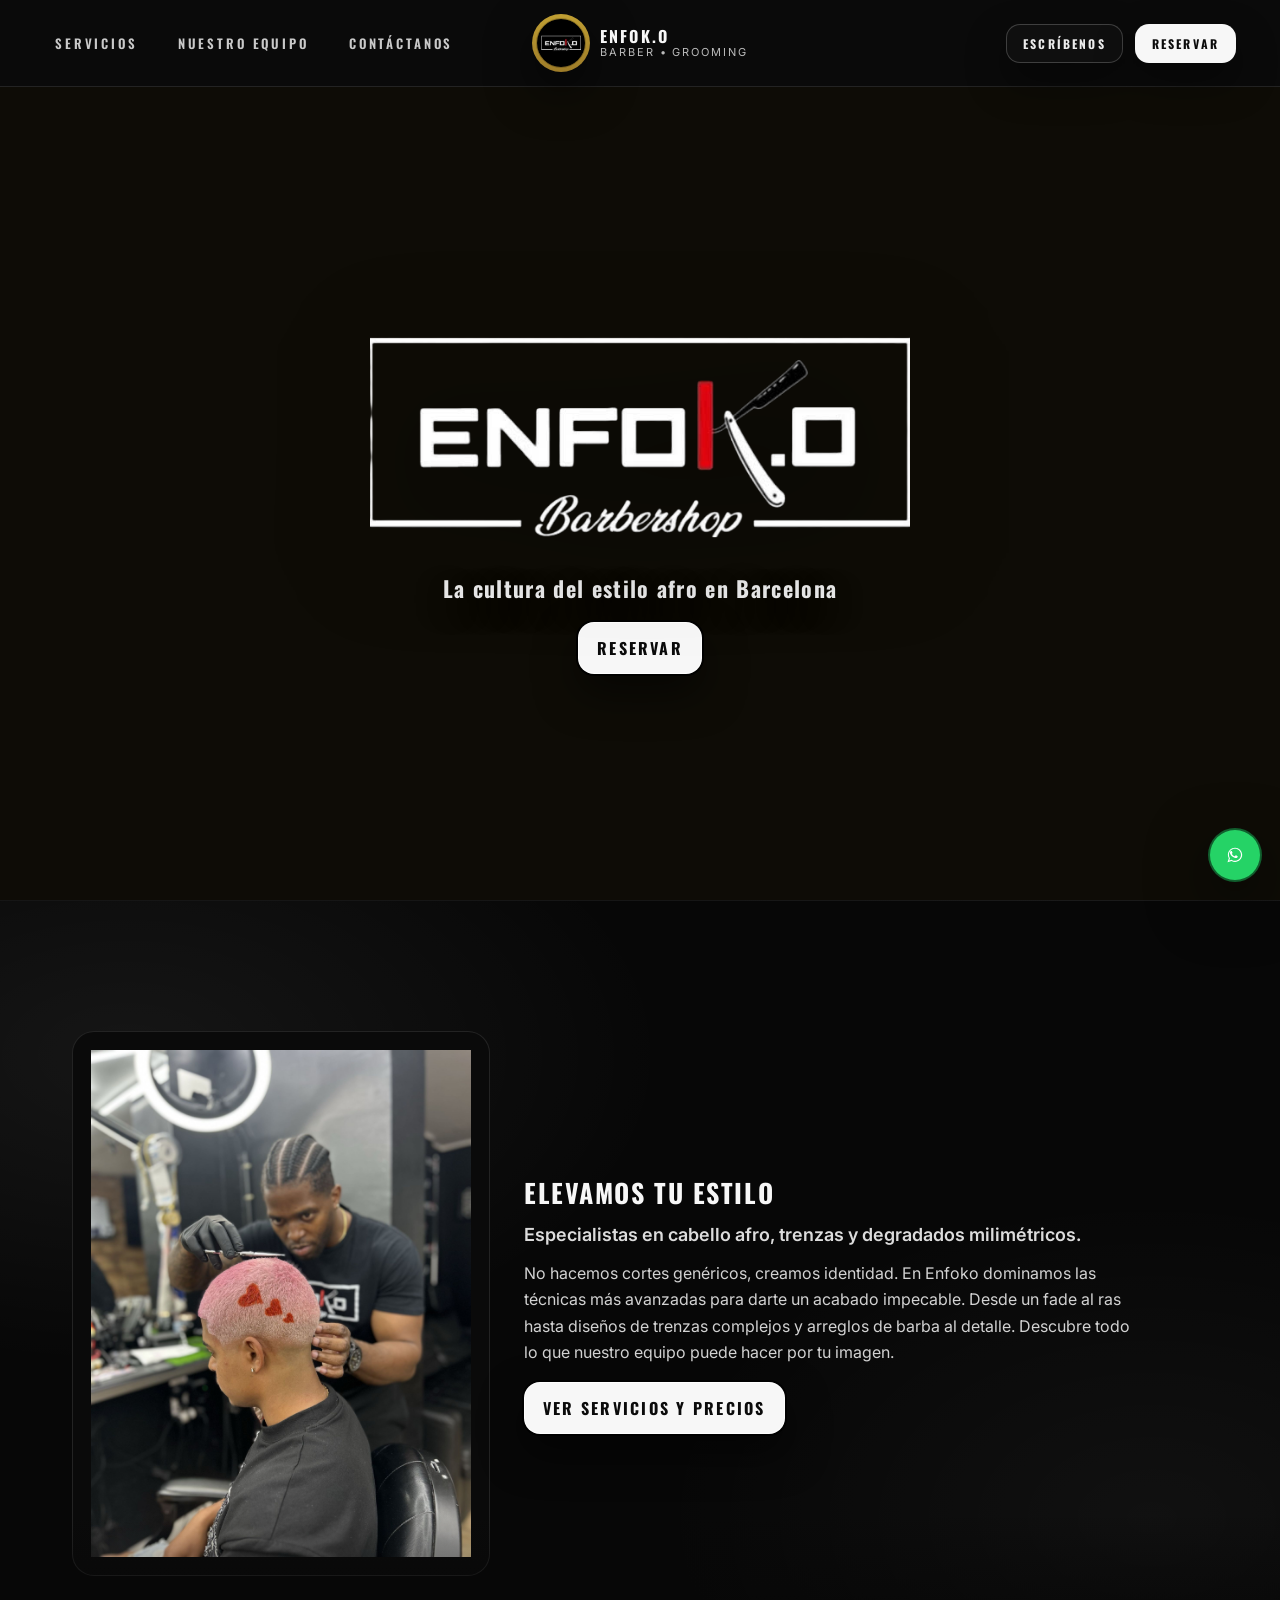
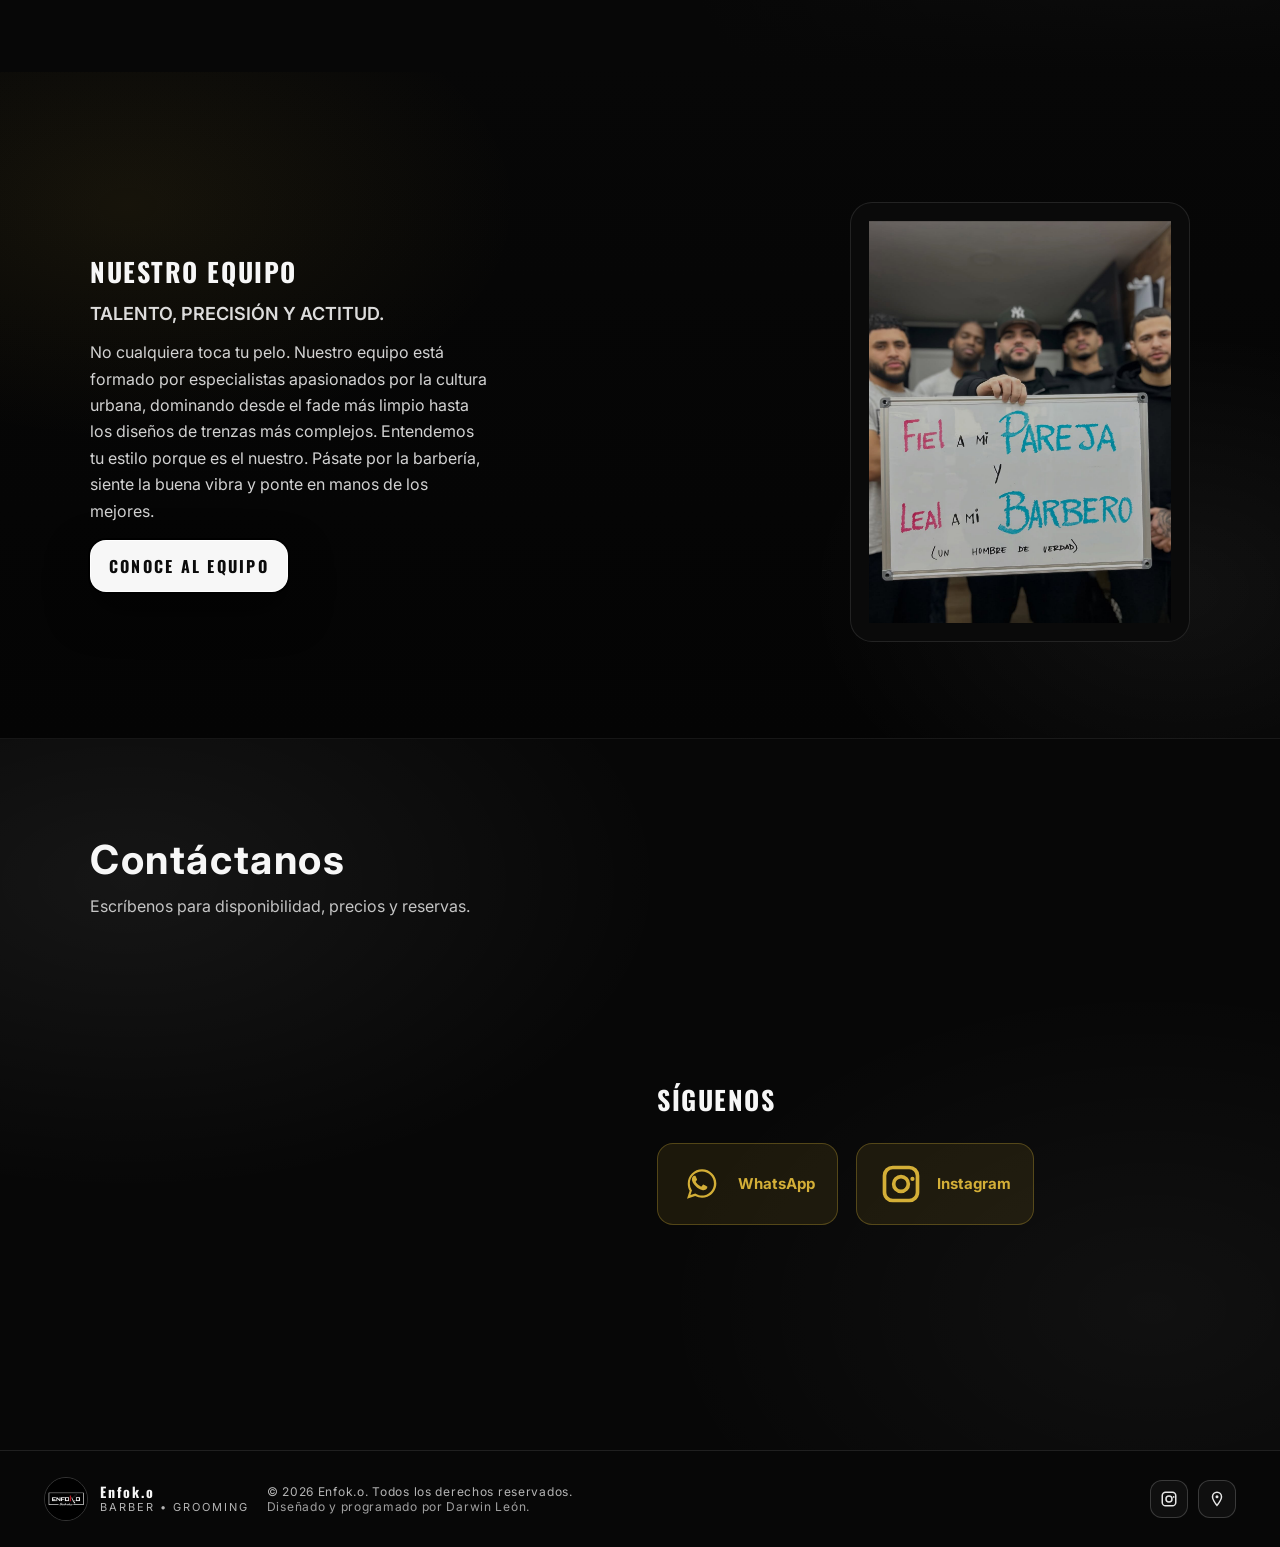
<file: index.html>
<!DOCTYPE html>
<html lang="en">

<head>
    <meta charset="UTF-8">
    <meta name="viewport" content="width=device-width, initial-scale=1.0">
    <title>Enfok.o - Inicio</title>
    <link rel="icon" href="img/logo.jpg" type="image/jpeg">
    <link rel="preconnect" href="https://fonts.googleapis.com">
    <link rel="preconnect" href="https://fonts.gstatic.com" crossorigin>
    <link
        href="https://fonts.googleapis.com/css2?family=Inter:wght@400;600;700;800&family=Oswald:wght@400;600;700&display=swap"
        rel="stylesheet">
    <link rel="stylesheet" href="css/style.css">
</head>

<body>
    <header class="site-header">
        <div class="site-header__inner">
            <nav class="nav nav--left" aria-label="Navegación principal">
                <a class="nav__link" href="servicios.html">Servicios</a>
                <a class="nav__link" href="equipo.html">Nuestro equipo</a>
                <a class="nav__link" href="#contacto">Contáctanos</a>
            </nav>

            <a class="brand" href="#inicio" aria-label="Enfok.o - Inicio">
                <span class="brand__ring" aria-hidden="true">
                    <img class="brand__logo" src="img/logo.jpg" alt="">
                </span>
                <span class="brand__stack">
                    <span class="brand__name">ENFOK.O</span>
                    <span class="brand__sub">barber • grooming</span>
                </span>
            </a>

            <div class="site-header__actions" aria-label="Acciones">
                <a class="pill pill--ghost" href="#contacto">Escríbenos</a>
                <a class="pill pill--gold"
                    href="https://booksy.com/es-es/dl/show-business/60460?utm_medium=c2c_referral"
                    target="_blank">Reservar</a>
            </div>
        </div>
    </header>


    <main>
        <section id="inicio" class="hero" aria-label="Enfok.o Barber Shop">
            <video class="hero__video" autoplay muted loop playsinline preload="metadata">
                <source src="video/f_a_d_be_c_f_e_mp_.mp4" type="video/mp4">
            </video>
            <div class="hero__overlay" aria-hidden="true"></div>

            <div class="hero__content">
                <img class="hero__logo" src="img/logo-sin-fondo.png" alt="Enfok.o Barber Shop">
                <p class="hero__headline">La cultura del estilo afro en Barcelona</p>
                <div class="hero__actions">
                    <a class="btn btn--gold btn--double"
                        href="https://booksy.com/es-es/dl/show-business/60460?utm_medium=c2c_referral"
                        target="_blank">Reservar</a>
                </div>
            </div>
        </section>

        <section id="servicios" class="section">
            <div class="container">

                <div class="service-block">
                    <div class="service-media" aria-label="Imagen de servicios">
                        <img class="service-media__img" src="img/barbero-0.jpeg" alt="Barbero trabajando en un corte">
                    </div>

                    <div class="service-copy">
                        <h3 class="service-copy__title">Elevamos tu Estilo</h3>
                        <p class="service-copy__subtitle">Especialistas en cabello afro, trenzas y degradados
                            milimétricos.</p>
                        <p class="service-copy__text">
                            No hacemos cortes genéricos, creamos identidad. En Enfoko dominamos las técnicas más
                            avanzadas
                            para darte un acabado impecable. Desde un fade al ras hasta diseños de trenzas complejos y
                            arreglos de barba al detalle. Descubre todo lo que nuestro equipo puede hacer por tu imagen.
                        </p>
                        <a class="btn btn--gold btn--double" href="servicios.html">Ver Servicios y Precios</a>
                    </div>
                </div>
            </div>
        </section>

        <section id="Equipo" class="section">
            <div class="container">

                <div class="service-block">
                    <div class="service-copy">
                        <h3 class="service-copy__title">Nuestro Equipo</h3>
                        <p class="service-copy__subtitle">TALENTO, PRECISIÓN Y ACTITUD.</p>
                        <p class="service-copy__text">
                            No cualquiera toca tu pelo. Nuestro equipo está formado por especialistas apasionados por la
                            cultura urbana, dominando desde el fade más limpio hasta los diseños de trenzas más
                            complejos.

                            Entendemos tu estilo porque es el nuestro. Pásate por la barbería, siente la buena vibra y
                            ponte en manos de los mejores.
                        </p>
                        <a class="btn btn--gold btn--double" href="equipo.html">CONOCE AL EQUIPO</a>
                    </div>

                    <div class="service-media service-media--team" aria-label="Imagen de servicios">
                        <img class="service-media__img" src="img/equipo-4.jpg" alt="Barbero trabajando en un corte">
                    </div>
                </div>
            </div>
        </section>

        <section id="contacto" class="section">
            <div class="container">
                <h2 class="section__title">Contáctanos</h2>
                <p class="section__subtitle">Escríbenos para disponibilidad, precios y reservas.</p>

                <div class="contact-block">
                    <div class="contact-maps">
                        <iframe
                            src="https://www.google.com/maps/embed?pb=!1m18!1m12!1m3!1d3024.1!2d2.1264719!3d41.3749224!2m3!1f0!2f0!3f0!3m2!1i1024!2i768!4f13.1!3m3!1m2!1s0x12a499e7801dd2af:0x7b54ca29030a216!2sEnfok.o!5e0!3m2!1ses!2ses!4v"
                            width="100%" height="400" style="border:0; border-radius: 22px;" allowfullscreen=""
                            loading="lazy" referrerpolicy="no-referrer-when-downgrade"></iframe>
                    </div>

                    <div class="contact-socials">
                        <h3 class="contact-socials__title">Síguenos</h3>
                        <div class="contact-socials__icons">
                            <a class="contact-social-link"
                                href="https://wa.me/?text=Hola%20Enfok%27o%2C%20quiero%20reservar%20una%20cita"
                                target="_blank" rel="noopener" aria-label="WhatsApp">
                                <svg viewBox="0 0 32 32" width="40" height="40" aria-hidden="true">
                                    <path fill="currentColor"
                                        d="M19.11 17.37c-.27-.14-1.6-.79-1.85-.88-.25-.09-.43-.14-.61.14-.18.27-.7.88-.86 1.06-.16.18-.32.2-.59.07-.27-.14-1.14-.42-2.17-1.35-.8-.72-1.34-1.61-1.5-1.88-.16-.27-.02-.41.12-.55.12-.12.27-.32.41-.48.14-.16.18-.27.27-.45.09-.18.05-.34-.02-.48-.07-.14-.61-1.47-.84-2.01-.22-.53-.45-.46-.61-.47h-.52c-.18 0-.48.07-.73.34-.25.27-.96.94-.96 2.29 0 1.35.99 2.66 1.13 2.84.14.18 1.95 2.98 4.73 4.18.66.29 1.18.46 1.58.59.66.21 1.27.18 1.75.11.53-.08 1.6-.65 1.83-1.27.23-.62.23-1.16.16-1.27-.07-.11-.25-.18-.52-.32ZM16.04 5.33c-5.74 0-10.4 4.66-10.4 10.4 0 1.82.47 3.6 1.36 5.17L5.11 26.67l5.93-1.86a10.37 10.37 0 0 0 4.99 1.28c5.74 0 10.4-4.66 10.4-10.4 0-5.74-4.66-10.36-10.39-10.36Zm0 19.08c-1.61 0-3.19-.43-4.58-1.25l-.33-.2-3.52 1.1 1.12-3.43-.22-.35a8.74 8.74 0 0 1-1.34-4.68c0-4.83 3.93-8.76 8.76-8.76 4.83 0 8.76 3.93 8.76 8.76 0 4.83-3.93 8.81-8.75 8.81Z" />
                                </svg>
                                <span>WhatsApp</span>
                            </a>
                            <a class="contact-social-link"
                                href="https://www.instagram.com/enfok.o?utm_source=ig_web_button_share_sheet&igsh=ZDNlZDc0MzIxNw=="
                                target="_blank" rel="noopener" aria-label="Instagram">
                                <svg viewBox="0 0 24 24" aria-hidden="true">
                                    <path fill="currentColor"
                                        d="M7.5 2h9A5.5 5.5 0 0 1 22 7.5v9A5.5 5.5 0 0 1 16.5 22h-9A5.5 5.5 0 0 1 2 16.5v-9A5.5 5.5 0 0 1 7.5 2Zm0 2A3.5 3.5 0 0 0 4 7.5v9A3.5 3.5 0 0 0 7.5 20h9a3.5 3.5 0 0 0 3.5-3.5v-9A3.5 3.5 0 0 0 16.5 4h-9ZM12 7a5 5 0 1 1 0 10 5 5 0 0 1 0-10Zm0 2a3 3 0 1 0 0 6 3 3 0 0 0 0-6Zm6.25-.9a1.15 1.15 0 1 1 0 2.3 1.15 1.15 0 0 1 0-2.3Z" />
                                </svg>
                                <span>Instagram</span>
                            </a>
                        </div>
                    </div>
                </div>
            </div>
        </section>
    </main>

    <footer class="site-footer">
        <div class="site-footer__inner">
            <a class="footer-brand" href="#inicio" aria-label="Enfok.o - Inicio">
                <img class="footer-brand__logo" src="img/logo.jpg" alt="">
                <span class="footer-brand__text">
                    <span class="footer-brand__name">Enfok.o</span>
                    <span class="footer-brand__sub">barber • grooming</span>
                </span>
            </a>

            <div class="site-footer__copy">
                <p>© <span data-year></span> Enfok.o. Todos los derechos reservados.</p>
                <p class="site-footer__credit">Diseñado y programado por Darwin León.</p>
            </div>

            <div class="site-footer__social" aria-label="Redes y ubicación">
                <a class="icon-btn" href="https://www.instagram.com/enfok.o?utm_source=ig_web_button_share_sheet&igsh=ZDNlZDc0MzIxNw==" target="_blank" rel="noopener" aria-label="Instagram">
                    <svg viewBox="0 0 24 24" width="18" height="18" aria-hidden="true">
                        <path fill="currentColor"
                            d="M7.5 2h9A5.5 5.5 0 0 1 22 7.5v9A5.5 5.5 0 0 1 16.5 22h-9A5.5 5.5 0 0 1 2 16.5v-9A5.5 5.5 0 0 1 7.5 2Zm0 2A3.5 3.5 0 0 0 4 7.5v9A3.5 3.5 0 0 0 7.5 20h9a3.5 3.5 0 0 0 3.5-3.5v-9A3.5 3.5 0 0 0 16.5 4h-9ZM12 7a5 5 0 1 1 0 10 5 5 0 0 1 0-10Zm0 2a3 3 0 1 0 0 6 3 3 0 0 0 0-6Zm6.25-.9a1.15 1.15 0 1 1 0 2.3 1.15 1.15 0 0 1 0-2.3Z" />
                    </svg>
                </a>
                <a class="icon-btn" href="https://maps.app.goo.gl/RXjYGmDFKWZK6CGC9" target="_blank" rel="noopener" aria-label="Ubicación">
                    <svg viewBox="0 0 24 24" width="18" height="18" aria-hidden="true">
                        <path fill="currentColor"
                            d="M12 2a7 7 0 0 1 7 7c0 5-7 13-7 13S5 14 5 9a7 7 0 0 1 7-7Zm0 2a5 5 0 0 0-5 5c0 3.1 3.2 7.9 5 10 1.8-2.1 5-6.9 5-10a5 5 0 0 0-5-5Zm0 3a2 2 0 1 1 0 4 2 2 0 0 1 0-4Z" />
                    </svg>
                </a>
            </div>
        </div>
    </footer>

    <a class="whatsapp-fab" href="https://wa.me/?text=Hola%20Enfok%27o%2C%20quiero%20reservar%20una%20cita"
        target="_blank" rel="noopener" aria-label="Abrir WhatsApp">
        <svg viewBox="0 0 32 32" width="22" height="22" aria-hidden="true">
            <path fill="currentColor"
                d="M19.11 17.37c-.27-.14-1.6-.79-1.85-.88-.25-.09-.43-.14-.61.14-.18.27-.7.88-.86 1.06-.16.18-.32.2-.59.07-.27-.14-1.14-.42-2.17-1.35-.8-.72-1.34-1.61-1.5-1.88-.16-.27-.02-.41.12-.55.12-.12.27-.32.41-.48.14-.16.18-.27.27-.45.09-.18.05-.34-.02-.48-.07-.14-.61-1.47-.84-2.01-.22-.53-.45-.46-.61-.47h-.52c-.18 0-.48.07-.73.34-.25.27-.96.94-.96 2.29 0 1.35.99 2.66 1.13 2.84.14.18 1.95 2.98 4.73 4.18.66.29 1.18.46 1.58.59.66.21 1.27.18 1.75.11.53-.08 1.6-.65 1.83-1.27.23-.62.23-1.16.16-1.27-.07-.11-.25-.18-.52-.32ZM16.04 5.33c-5.74 0-10.4 4.66-10.4 10.4 0 1.82.47 3.6 1.36 5.17L5.11 26.67l5.93-1.86a10.37 10.37 0 0 0 4.99 1.28c5.74 0 10.4-4.66 10.4-10.4 0-5.74-4.66-10.36-10.39-10.36Zm0 19.08c-1.61 0-3.19-.43-4.58-1.25l-.33-.2-3.52 1.1 1.12-3.43-.22-.35a8.74 8.74 0 0 1-1.34-4.68c0-4.83 3.93-8.76 8.76-8.76 4.83 0 8.76 3.93 8.76 8.76 0 4.83-3.93 8.81-8.75 8.81Z" />
        </svg>
    </a>

    <script src="js/script.js"></script>
</body>

</html>
</file>
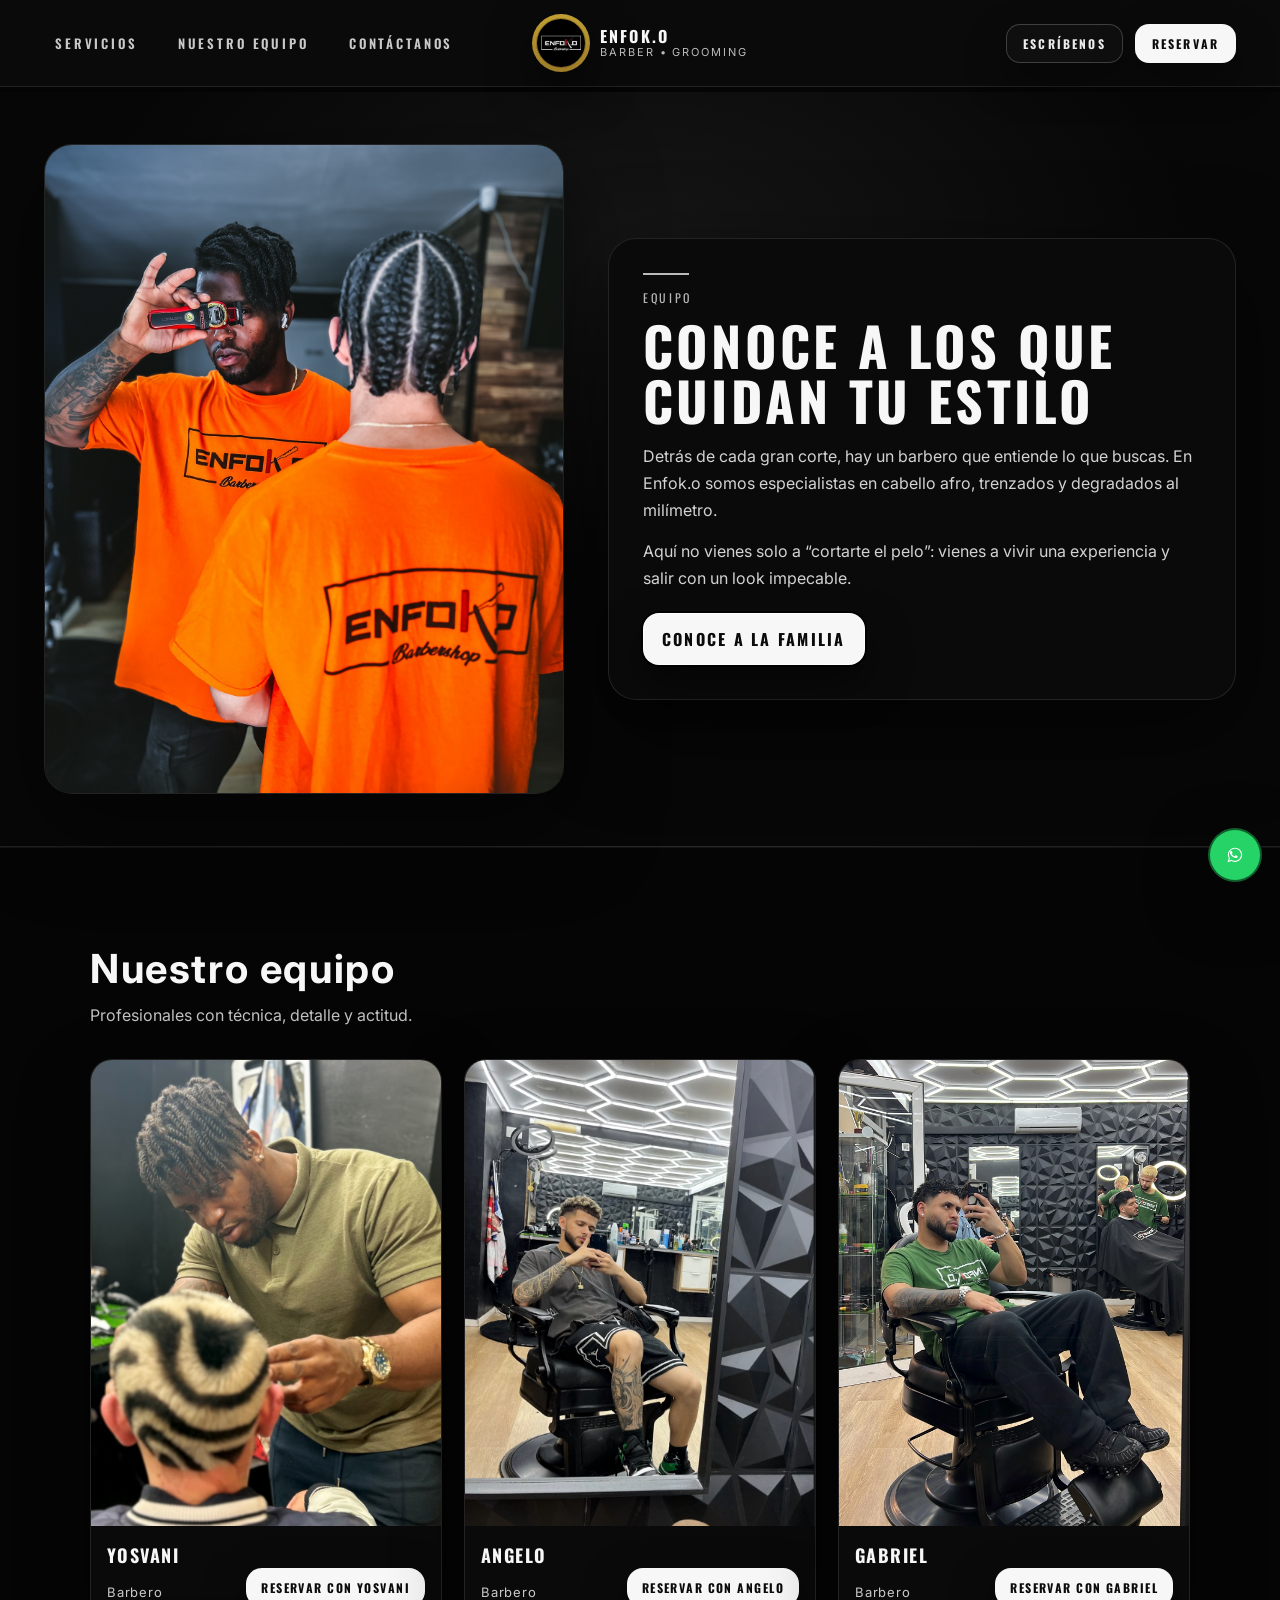
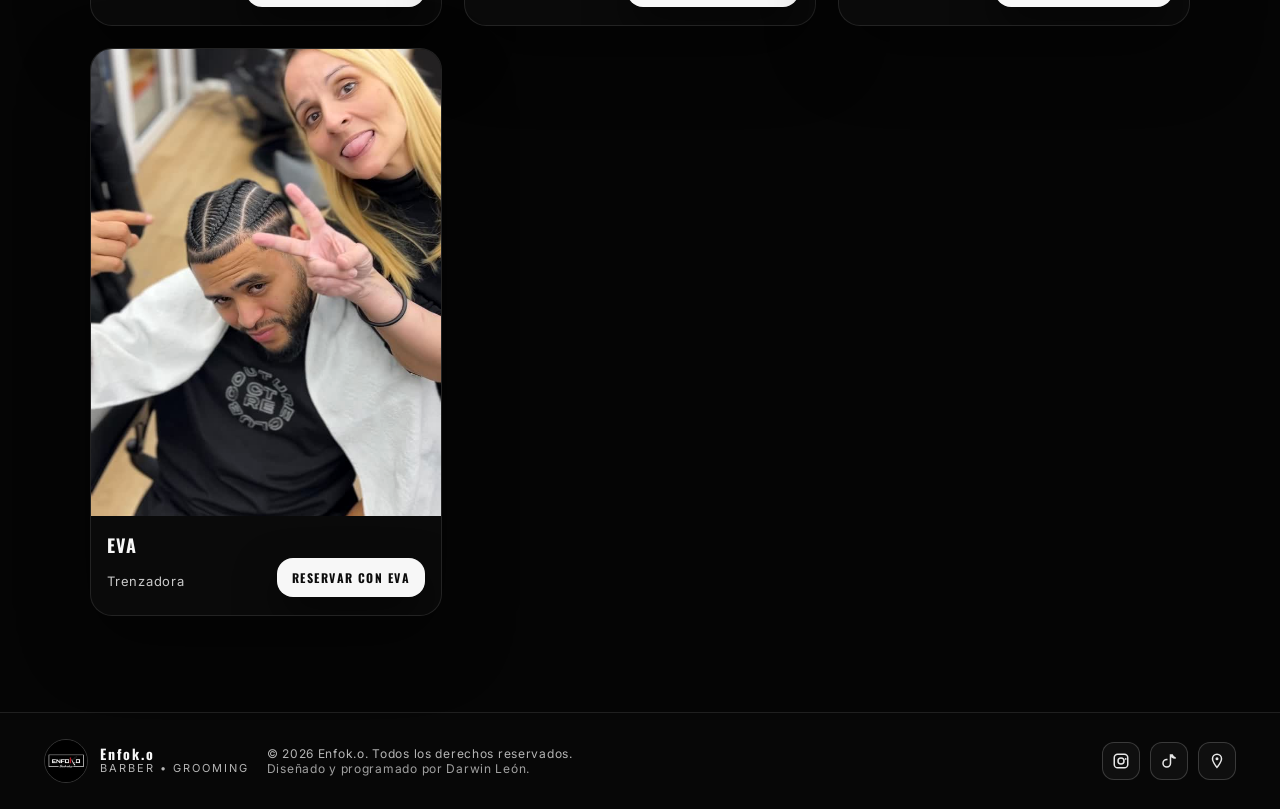
<file: equipo.html>
<!DOCTYPE html>
<html lang="es">
<head>
    <meta charset="UTF-8">
    <meta name="viewport" content="width=device-width, initial-scale=1.0">
    <title>Enfok.o - Equipo</title>
    <link rel="icon" href="img/logo.jpg" type="image/jpeg">
    <link rel="preconnect" href="https://fonts.googleapis.com">
    <link rel="preconnect" href="https://fonts.gstatic.com" crossorigin>
    <link href="https://fonts.googleapis.com/css2?family=Inter:wght@400;600;700;800&family=Oswald:wght@400;600;700&display=swap" rel="stylesheet">
    <link rel="stylesheet" href="css/style.css">
</head>
<body>
    <header class="site-header">
        <div class="site-header__inner">
            <nav class="nav nav--left" aria-label="Navegación principal">
                <a class="nav__link" href="servicios.html#lista">Servicios</a>
                <a class="nav__link" href="equipo.html#equipo">Nuestro equipo</a>
                <a class="nav__link" href="index.html#contacto">Contáctanos</a>
            </nav>

            <a class="brand" href="index.html#inicio" aria-label="Enfok'o - Inicio">
                <span class="brand__ring" aria-hidden="true">
                    <img class="brand__logo" src="img/logo.jpg" alt="">
                </span>
                <span class="brand__stack">
                    <span class="brand__name">ENFOK.O</span>
                    <span class="brand__sub">barber • grooming</span>
                </span>
            </a>

            <div class="site-header__actions" aria-label="Acciones">
                <a class="pill pill--ghost" href="index.html#contacto">Escríbenos</a>
                <a class="pill pill--gold" href="https://booksy.com/es-es/dl/show-business/60460?utm_medium=c2c_referral" target="_blank">Reservar</a>
            </div>
        </div>
    </header>

    <main class="services-page">
        <section id="equipo" class="services-intro" aria-labelledby="team-title">
            <div class="services-intro__shell">
                <div class="services-intro__media" aria-hidden="true">
                    <img class="services-intro__img" src="img/equipo-3.jpg" alt="">
                </div>

                <div class="services-intro__copy">
                    <div class="services-accent" aria-hidden="true"></div>
                    <p class="services-intro__eyebrow">EQUIPO</p>
                    <h1 id="team-title" class="services-intro__title">CONOCE A LOS QUE CUIDAN TU ESTILO</h1>
                    <p class="services-intro__text">
                        Detrás de cada gran corte, hay un barbero que entiende lo que buscas. En Enfok.o somos especialistas en cabello afro, trenzados y degradados al milímetro.
                    </p>
                    <p class="services-intro__text">
                        Aquí no vienes solo a “cortarte el pelo”: vienes a vivir una experiencia y salir con un look
                        impecable.
                    </p>                    <a class="btn btn--gold btn--double" href="#equipo-cards-title">Conoce a la familia</a>                </div>
            </div>
        </section>

        <section class="section section--alt" aria-labelledby="equipo-cards-title">
            <div class="container">
                <h2 id="equipo-cards-title" class="section__title">Nuestro equipo</h2>
                <p class="section__subtitle">Profesionales con técnica, detalle y actitud.</p>

                <div class="team team--center">
                    <div class="team__grid team__grid--3" role="list">
                        <article class="team-card" role="listitem">
                            <img class="team-card__img" src="img/yosvani-barbero.jpg" alt="Yosvani - Barbero en Enfok'o">
                            <div class="team-card__body">
                                <h3 class="team-card__name">Yosvani</h3>
                                <div class="team-card__footer">
                                    <p class="team-card__role">Barbero</p>
                                    <a class="btn btn--gold btn--small" href="https://booksy.com/es-es/60460_enfok-o_barberia_48863_barcelona/staffer/91361#ba_s=dl_1" target="_blank">Reservar Con Yosvani</a>
                                </div>
                            </div>
                        </article>

                        <article class="team-card" role="listitem">
                            <img class="team-card__img" src="img/angelo-barbero.png" alt="Angelo - Barbero en Enfok'o">
                            <div class="team-card__body">
                                <h3 class="team-card__name">Angelo</h3>
                                <div class="team-card__footer">
                                    <p class="team-card__role">Barbero</p>
                                    <a class="btn btn--gold btn--small" href="https://booksy.com/es-es/60460_enfok-o_barberia_48863_barcelona/staffer/121078#ba_s=dl_1" target="_blank">Reservar Con Angelo</a>
                                </div>
                            </div>
                        </article>

                        <article class="team-card" role="listitem">
                            <img class="team-card__img" src="img/gabriel-barbero.jpg" alt="Gabriel - Barbero en Enfok'o">
                            <div class="team-card__body">
                                <h3 class="team-card__name">Gabriel</h3>
                                <div class="team-card__footer">
                                    <p class="team-card__role">Barbero</p>
                                    <a class="btn btn--gold btn--small" href="https://booksy.com/es-es/60460_enfok-o_barberia_48863_barcelona/staffer/200927#ba_s=dl_1" target="_blank">Reservar Con Gabriel</a>
                                </div>
                            </div>
                        </article>

                        <article class="team-card" role="listitem">
                            <img class="team-card__img" src="img/equipo-trenzadora.jpg" alt="Trenzadora - Especialista en trenzas en Enfok'o">
                            <div class="team-card__body">
                                <h3 class="team-card__name">Eva</h3>
                                <div class="team-card__footer">
                                    <p class="team-card__role">Trenzadora</p>
                                    <a class="btn btn--gold btn--small" href="https://www.instagram.com/braidingeva?utm_source=ig_web_button_share_sheet&igsh=ZDNlZDc0MzIxNw==" target="_blank">Reservar Con Eva</a>
                                </div>
                            </div>
                        </article>
                    </div>
                </div>
            </div>
        </section>
    </main>

    <footer class="site-footer">
        <div class="site-footer__inner">
            <a class="footer-brand" href="index.html#inicio" aria-label="Enfok'o - Inicio">
                <img class="footer-brand__logo" src="img/logo.jpg" alt="">
                <span class="footer-brand__text">
                    <span class="footer-brand__name">Enfok.o</span>
                    <span class="footer-brand__sub">barber • grooming</span>
                </span>
            </a>

            <div class="site-footer__copy">
                <p>© <span data-year></span> Enfok.o. Todos los derechos reservados.</p>
                <p class="site-footer__credit">Diseñado y programado por Darwin León.</p>
            </div>

            <div class="site-footer__social" aria-label="Redes y ubicación">
                <a class="icon-btn" href="#" target="_blank" rel="noopener" aria-label="Instagram">
                    <svg viewBox="0 0 24 24" width="18" height="18" aria-hidden="true">
                        <path fill="currentColor" d="M7.5 2h9A5.5 5.5 0 0 1 22 7.5v9A5.5 5.5 0 0 1 16.5 22h-9A5.5 5.5 0 0 1 2 16.5v-9A5.5 5.5 0 0 1 7.5 2Zm0 2A3.5 3.5 0 0 0 4 7.5v9A3.5 3.5 0 0 0 7.5 20h9a3.5 3.5 0 0 0 3.5-3.5v-9A3.5 3.5 0 0 0 16.5 4h-9ZM12 7a5 5 0 1 1 0 10 5 5 0 0 1 0-10Zm0 2a3 3 0 1 0 0 6 3 3 0 0 0 0-6Zm6.25-.9a1.15 1.15 0 1 1 0 2.3 1.15 1.15 0 0 1 0-2.3Z"/>
                    </svg>
                </a>
                <a class="icon-btn" href="#" target="_blank" rel="noopener" aria-label="TikTok">
                    <svg viewBox="0 0 24 24" width="18" height="18" aria-hidden="true">
                        <path fill="currentColor" d="M15 3h2a6 6 0 0 0 4 4v2a8 8 0 0 1-6-2.1V15a6 6 0 1 1-6-6h1v2h-1a4 4 0 1 0 4 4V3h2v6.1A8 8 0 0 0 15 11V3Z"/>
                    </svg>
                </a>
                <a class="icon-btn" href="#" target="_blank" rel="noopener" aria-label="Ubicación">
                    <svg viewBox="0 0 24 24" width="18" height="18" aria-hidden="true">
                        <path fill="currentColor" d="M12 2a7 7 0 0 1 7 7c0 5-7 13-7 13S5 14 5 9a7 7 0 0 1 7-7Zm0 2a5 5 0 0 0-5 5c0 3.1 3.2 7.9 5 10 1.8-2.1 5-6.9 5-10a5 5 0 0 0-5-5Zm0 3a2 2 0 1 1 0 4 2 2 0 0 1 0-4Z"/>
                    </svg>
                </a>
            </div>
        </div>
    </footer>

    <a class="whatsapp-fab" href="https://wa.me/?text=Hola%20Enfok%27o%2C%20quiero%20reservar%20una%20cita" target="_blank" rel="noopener" aria-label="Abrir WhatsApp">
        <svg viewBox="0 0 32 32" width="22" height="22" aria-hidden="true">
            <path fill="currentColor" d="M19.11 17.37c-.27-.14-1.6-.79-1.85-.88-.25-.09-.43-.14-.61.14-.18.27-.7.88-.86 1.06-.16.18-.32.2-.59.07-.27-.14-1.14-.42-2.17-1.35-.8-.72-1.34-1.61-1.5-1.88-.16-.27-.02-.41.12-.55.12-.12.27-.32.41-.48.14-.16.18-.27.27-.45.09-.18.05-.34-.02-.48-.07-.14-.61-1.47-.84-2.01-.22-.53-.45-.46-.61-.47h-.52c-.18 0-.48.07-.73.34-.25.27-.96.94-.96 2.29 0 1.35.99 2.66 1.13 2.84.14.18 1.95 2.98 4.73 4.18.66.29 1.18.46 1.58.59.66.21 1.27.18 1.75.11.53-.08 1.6-.65 1.83-1.27.23-.62.23-1.16.16-1.27-.07-.11-.25-.18-.52-.32ZM16.04 5.33c-5.74 0-10.4 4.66-10.4 10.4 0 1.82.47 3.6 1.36 5.17L5.11 26.67l5.93-1.86a10.37 10.37 0 0 0 4.99 1.28c5.74 0 10.4-4.66 10.4-10.4 0-5.74-4.66-10.36-10.39-10.36Zm0 19.08c-1.61 0-3.19-.43-4.58-1.25l-.33-.2-3.52 1.1 1.12-3.43-.22-.35a8.74 8.74 0 0 1-1.34-4.68c0-4.83 3.93-8.76 8.76-8.76 4.83 0 8.76 3.93 8.76 8.76 0 4.83-3.93 8.81-8.75 8.81Z"/>
        </svg>
    </a>

    <script src="js/script.js"></script>
</body>
</html>
</file>
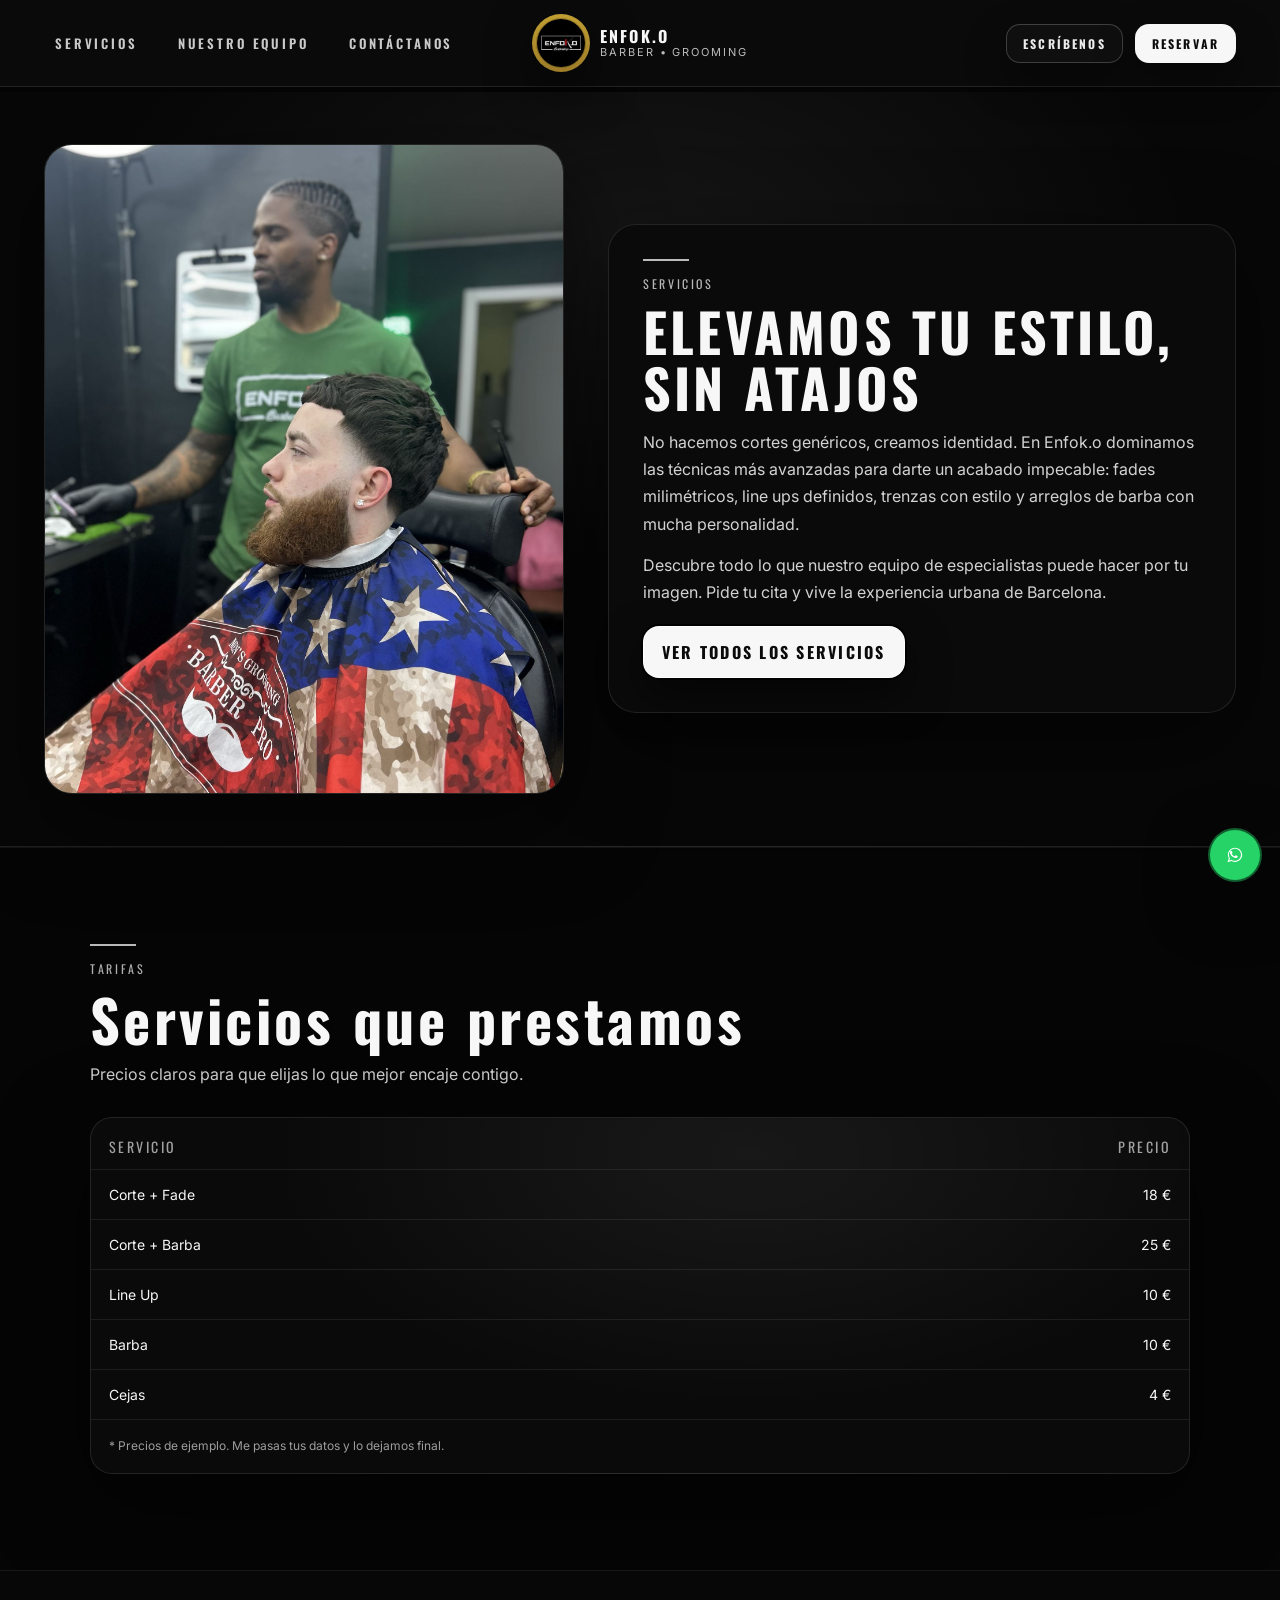
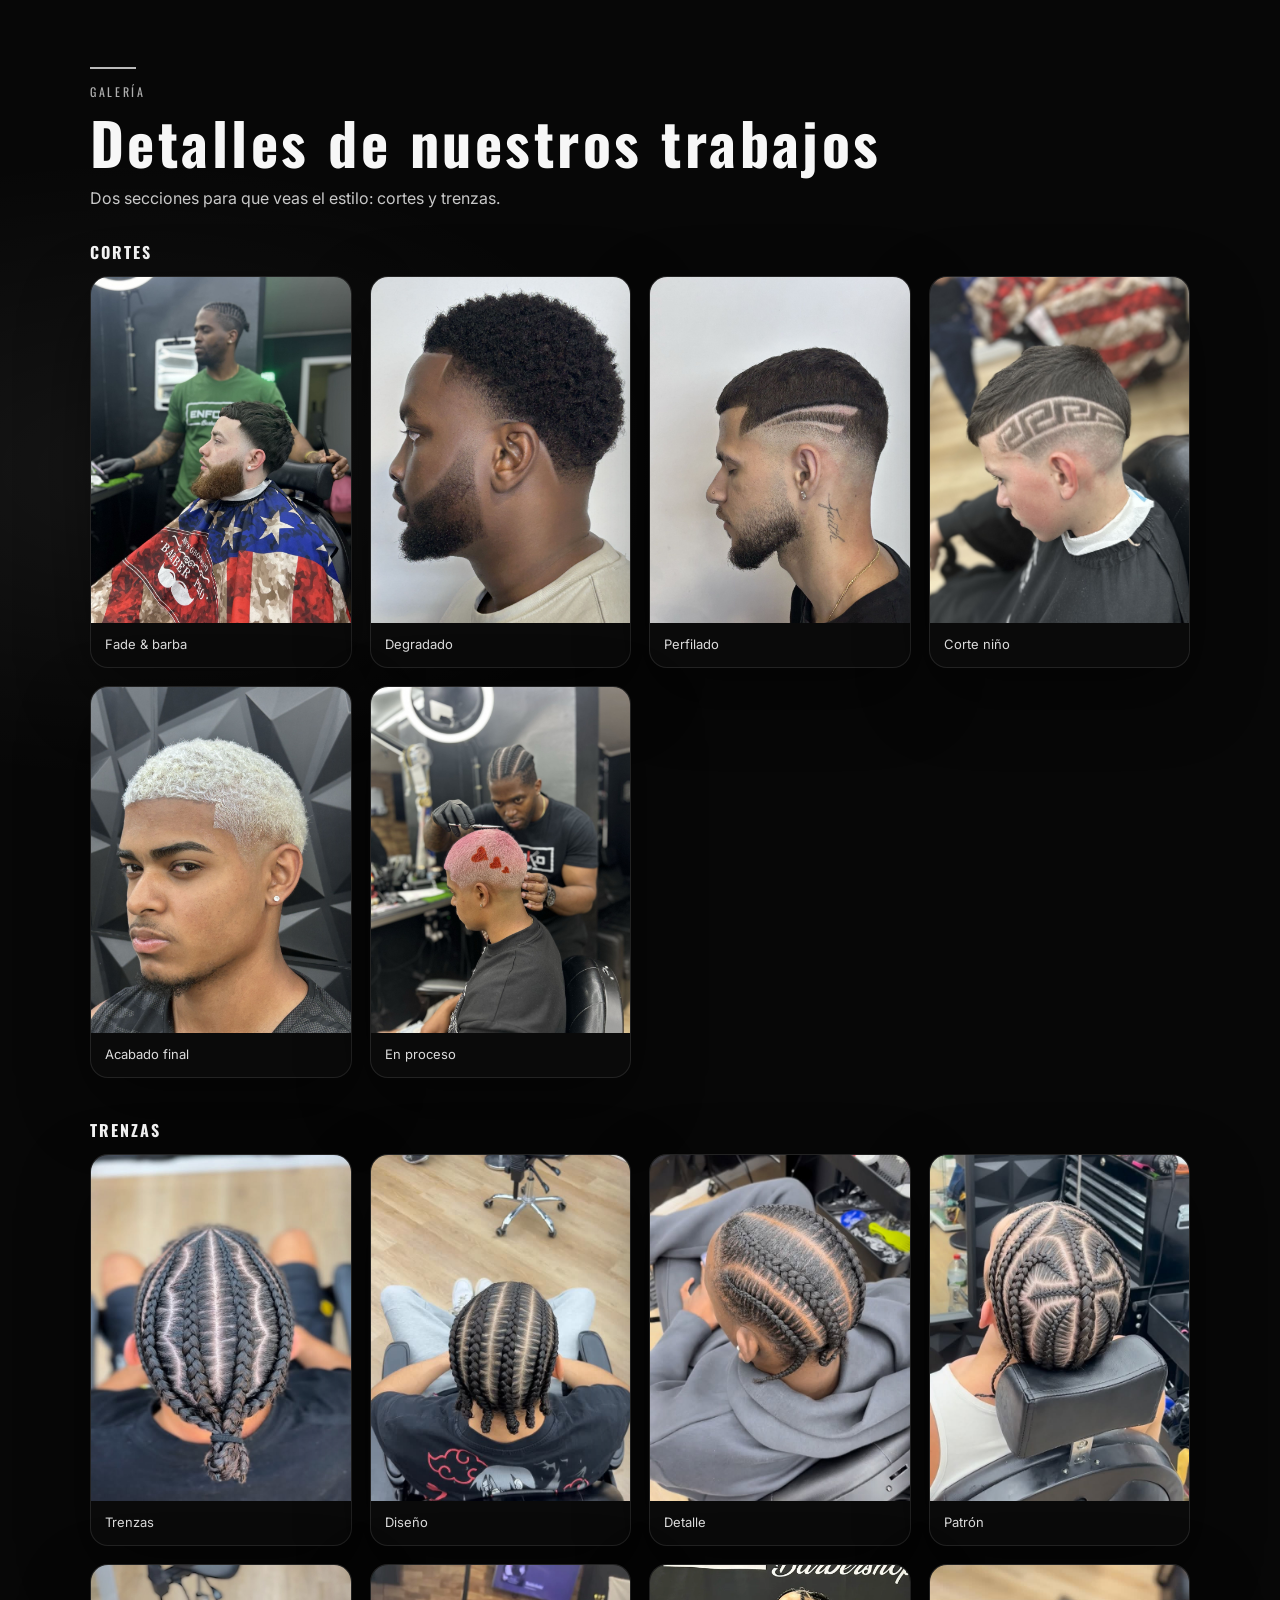
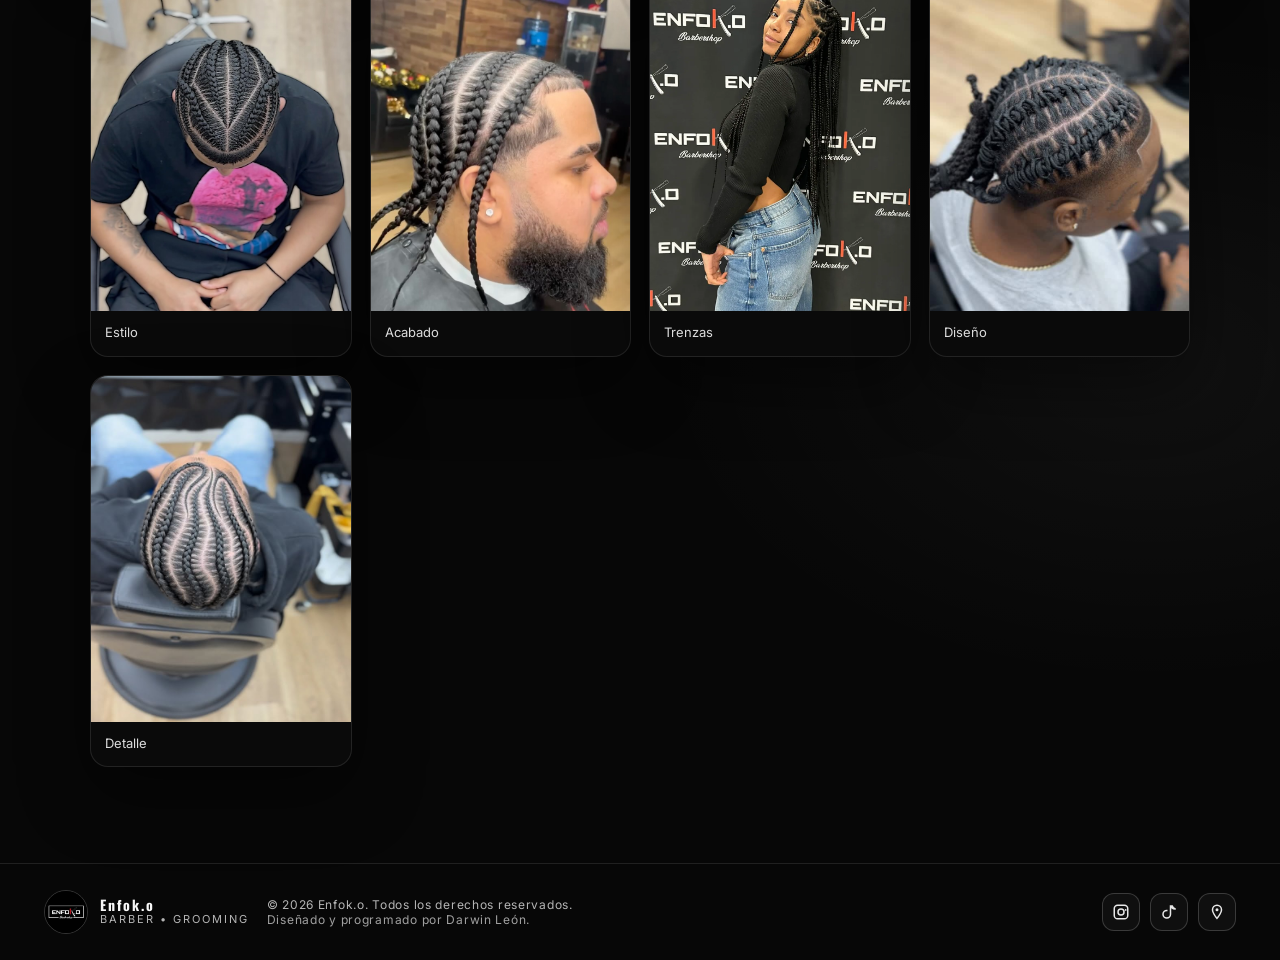
<file: servicios.html>
<!DOCTYPE html>
<html lang="es">
<head>
    <meta charset="UTF-8">
    <meta name="viewport" content="width=device-width, initial-scale=1.0">
    <title>Enfok.o - Servicios</title>
    <link rel="icon" href="img/logo.jpg" type="image/jpeg">
    <link rel="preconnect" href="https://fonts.googleapis.com">
    <link rel="preconnect" href="https://fonts.gstatic.com" crossorigin>
    <link href="https://fonts.googleapis.com/css2?family=Inter:wght@400;600;700;800&family=Oswald:wght@400;600;700&display=swap" rel="stylesheet">
    <link rel="stylesheet" href="css/style.css">
</head>
<body>
    <header class="site-header">
        <div class="site-header__inner">
            <nav class="nav nav--left" aria-label="Navegación principal">
                <a class="nav__link" href="servicios.html#lista">Servicios</a>
                <a class="nav__link" href="equipo.html#equipo">Nuestro equipo</a>
                <a class="nav__link" href="index.html#contacto">Contáctanos</a>
            </nav>

            <a class="brand" href="index.html#inicio" aria-label="Enfok'o - Inicio">
                <span class="brand__ring" aria-hidden="true">
                    <img class="brand__logo" src="img/logo.jpg" alt="">
                </span>
                <span class="brand__stack">
                    <span class="brand__name">ENFOK.O</span>
                    <span class="brand__sub">barber • grooming</span>
                </span>
            </a>

            <div class="site-header__actions" aria-label="Acciones">
                <a class="pill pill--ghost" href="index.html#contacto">Escríbenos</a>
                <a class="pill pill--gold" href="https://booksy.com/es-es/dl/show-business/60460?utm_medium=c2c_referral" target="_blank">Reservar</a>
            </div>
        </div>
    </header>

    <main class="services-page">
        <section class="services-intro" aria-labelledby="services-title">
            <div class="services-intro__shell">
                <div class="services-intro__media" aria-hidden="true">
                    <img class="services-intro__img" src="img/fade-barba.jpeg" alt="">
                </div>

                <div class="services-intro__copy">
                    <div class="services-accent" aria-hidden="true"></div>
                    <p class="services-intro__eyebrow">SERVICIOS</p>
                    <h1 id="services-title" class="services-intro__title">ELEVAMOS TU ESTILO, SIN ATAJOS</h1>
                    <p class="services-intro__text">
                        No hacemos cortes genéricos, creamos identidad. En Enfok.o dominamos las técnicas más avanzadas
                        para darte un acabado impecable: fades milimétricos, line ups definidos, trenzas con estilo y
                        arreglos de barba con mucha personalidad.
                    </p>
                    <p class="services-intro__text">
                        Descubre todo lo que nuestro equipo de especialistas puede hacer por tu imagen. Pide tu cita y
                        vive la experiencia urbana de Barcelona.
                    </p>
                    <a class="btn btn--gold btn--double" href="#lista">Ver todos los servicios</a>
                </div>
            </div>
        </section>

        <section id="lista" class="section section--alt services-section">
            <div class="container">
                <div class="services-title">
                    <div class="services-accent" aria-hidden="true"></div>
                    <p class="services-kicker">Tarifas</p>
                    <h2 class="services-h2">Servicios que prestamos</h2>
                    <p class="services-lead">Precios claros para que elijas lo que mejor encaje contigo.</p>
                </div>

                <div class="services-table" role="table" aria-label="Lista de servicios y precios">
                    <div class="services-table__head" role="rowgroup">
                        <div class="services-table__row services-table__row--head" role="row">
                            <div class="services-table__cell" role="columnheader">Servicio</div>
                            <div class="services-table__cell services-table__cell--right" role="columnheader">Precio</div>
                        </div>
                    </div>

                    <div class="services-table__body" role="rowgroup">
                        <div class="services-table__row" role="row">
                            <div class="services-table__cell" role="cell">Corte + Fade</div>
                            <div class="services-table__cell services-table__cell--right" role="cell">18 €</div>
                        </div>
                        <div class="services-table__row" role="row">
                            <div class="services-table__cell" role="cell">Corte + Barba</div>
                            <div class="services-table__cell services-table__cell--right" role="cell">25 €</div>
                        </div>
                        <div class="services-table__row" role="row">
                            <div class="services-table__cell" role="cell">Line Up</div>
                            <div class="services-table__cell services-table__cell--right" role="cell">10 €</div>
                        </div>
                        <div class="services-table__row" role="row">
                            <div class="services-table__cell" role="cell">Barba</div>
                            <div class="services-table__cell services-table__cell--right" role="cell">10 €</div>
                        </div>
                        <div class="services-table__row" role="row">
                            <div class="services-table__cell" role="cell">Cejas</div>
                            <div class="services-table__cell services-table__cell--right" role="cell">4 €</div>
                        </div>
                    </div>

                    <div class="services-table__foot">
                        <p class="services-note">* Precios de ejemplo. Me pasas tus datos y lo dejamos final.</p>
                    </div>
                </div>
            </div>
        </section>

        <section id="galeria" class="section">
            <div class="container">
                <div class="services-title">
                    <div class="services-accent" aria-hidden="true"></div>
                    <p class="services-kicker">Galería</p>
                    <h2 class="services-h2">Detalles de nuestros trabajos</h2>
                    <p class="services-lead">Dos secciones para que veas el estilo: cortes y trenzas.</p>
                </div>

                <div class="gallery">
                    <section class="gallery__section" aria-label="Galería de cortes">
                        <h3 class="gallery__title">Cortes</h3>
                        <div class="gallery__grid">
                            <figure class="gallery-card">
                                <img class="gallery-card__img" src="img/fade-barba.jpeg" alt="Fade con barba">
                                <figcaption class="gallery-card__cap">Fade & barba</figcaption>
                            </figure>
                            <figure class="gallery-card">
                                <img class="gallery-card__img" src="img/corte-0.jpeg" alt="Corte degradado">
                                <figcaption class="gallery-card__cap">Degradado</figcaption>
                            </figure>
                            <figure class="gallery-card">
                                <img class="gallery-card__img" src="img/corte-1.jpeg" alt="Corte con degradado y perfilado">
                                <figcaption class="gallery-card__cap">Perfilado</figcaption>
                            </figure>
                            <figure class="gallery-card">
                                <img class="gallery-card__img" src="img/corte-de-niño.jpeg" alt="Corte para niño">
                                <figcaption class="gallery-card__cap">Corte niño</figcaption>
                            </figure>
                            <figure class="gallery-card">
                                <img class="gallery-card__img" src="img/decoloracion.jpeg" alt="Cliente después de un corte">
                                <figcaption class="gallery-card__cap">Acabado final</figcaption>
                            </figure>
                            <figure class="gallery-card">
                                <img class="gallery-card__img" src="img/barbero-0.jpeg" alt="Trabajo en proceso">
                                <figcaption class="gallery-card__cap">En proceso</figcaption>
                            </figure>
                        </div>
                    </section>

                    <section class="gallery__section" aria-label="Galería de trenzas">
                        <h3 class="gallery__title">Trenzas</h3>
                        <div class="gallery__grid">
                            <figure class="gallery-card">
                                <img class="gallery-card__img" src="img/trenzas-0.jpg" alt="Trenzas estilo 0">
                                <figcaption class="gallery-card__cap">Trenzas</figcaption>
                            </figure>
                            <figure class="gallery-card">
                                <img class="gallery-card__img" src="img/trenzas-1.jpg" alt="Trenzas estilo 1">
                                <figcaption class="gallery-card__cap">Diseño</figcaption>
                            </figure>
                            <figure class="gallery-card">
                                <img class="gallery-card__img" src="img/trenzas-2.jpg" alt="Trenzas estilo 2">
                                <figcaption class="gallery-card__cap">Detalle</figcaption>
                            </figure>
                            <figure class="gallery-card">
                                <img class="gallery-card__img" src="img/trenzas-3.jpg" alt="Trenzas estilo 3">
                                <figcaption class="gallery-card__cap">Patrón</figcaption>
                            </figure>
                            <figure class="gallery-card">
                                <img class="gallery-card__img" src="img/trenzas-4.jpg" alt="Trenzas estilo 4">
                                <figcaption class="gallery-card__cap">Estilo</figcaption>
                            </figure>
                            <figure class="gallery-card">
                                <img class="gallery-card__img" src="img/trenzas-5.jpg" alt="Trenzas estilo 5">
                                <figcaption class="gallery-card__cap">Acabado</figcaption>
                            </figure>
                            <figure class="gallery-card">
                                <img class="gallery-card__img" src="img/trenzas-6.webp" alt="Trenzas estilo 6">
                                <figcaption class="gallery-card__cap">Trenzas</figcaption>
                            </figure>
                            <figure class="gallery-card">
                                <img class="gallery-card__img" src="img/trenzas-7.jpg" alt="Trenzas estilo 7">
                                <figcaption class="gallery-card__cap">Diseño</figcaption>
                            </figure>
                            <figure class="gallery-card">
                                <img class="gallery-card__img" src="img/trenzas-8.jpg" alt="Trenzas estilo 8">
                                <figcaption class="gallery-card__cap">Detalle</figcaption>
                            </figure>
                        </div>
                    </section>
                </div>
            </div>
        </section>
    </main>

    <footer class="site-footer">
        <div class="site-footer__inner">
            <a class="footer-brand" href="index.html#inicio" aria-label="Enfok'o - Inicio">
                <img class="footer-brand__logo" src="img/logo.jpg" alt="">
                <span class="footer-brand__text">
                    <span class="footer-brand__name">Enfok.o</span>
                    <span class="footer-brand__sub">barber • grooming</span>
                </span>
            </a>

            <div class="site-footer__copy">
                <p>© <span data-year></span> Enfok.o. Todos los derechos reservados.</p>
                <p class="site-footer__credit">Diseñado y programado por Darwin León.</p>
            </div>

            <div class="site-footer__social" aria-label="Redes y ubicación">
                <a class="icon-btn" href="#" target="_blank" rel="noopener" aria-label="Instagram">
                    <svg viewBox="0 0 24 24" width="18" height="18" aria-hidden="true">
                        <path fill="currentColor" d="M7.5 2h9A5.5 5.5 0 0 1 22 7.5v9A5.5 5.5 0 0 1 16.5 22h-9A5.5 5.5 0 0 1 2 16.5v-9A5.5 5.5 0 0 1 7.5 2Zm0 2A3.5 3.5 0 0 0 4 7.5v9A3.5 3.5 0 0 0 7.5 20h9a3.5 3.5 0 0 0 3.5-3.5v-9A3.5 3.5 0 0 0 16.5 4h-9ZM12 7a5 5 0 1 1 0 10 5 5 0 0 1 0-10Zm0 2a3 3 0 1 0 0 6 3 3 0 0 0 0-6Zm6.25-.9a1.15 1.15 0 1 1 0 2.3 1.15 1.15 0 0 1 0-2.3Z"/>
                    </svg>
                </a>
                <a class="icon-btn" href="#" target="_blank" rel="noopener" aria-label="TikTok">
                    <svg viewBox="0 0 24 24" width="18" height="18" aria-hidden="true">
                        <path fill="currentColor" d="M15 3h2a6 6 0 0 0 4 4v2a8 8 0 0 1-6-2.1V15a6 6 0 1 1-6-6h1v2h-1a4 4 0 1 0 4 4V3h2v6.1A8 8 0 0 0 15 11V3Z"/>
                    </svg>
                </a>
                <a class="icon-btn" href="#" target="_blank" rel="noopener" aria-label="Ubicación">
                    <svg viewBox="0 0 24 24" width="18" height="18" aria-hidden="true">
                        <path fill="currentColor" d="M12 2a7 7 0 0 1 7 7c0 5-7 13-7 13S5 14 5 9a7 7 0 0 1 7-7Zm0 2a5 5 0 0 0-5 5c0 3.1 3.2 7.9 5 10 1.8-2.1 5-6.9 5-10a5 5 0 0 0-5-5Zm0 3a2 2 0 1 1 0 4 2 2 0 0 1 0-4Z"/>
                    </svg>
                </a>
            </div>
        </div>
    </footer>

    <a class="whatsapp-fab" href="https://wa.me/?text=Hola%20Enfok%27o%2C%20quiero%20reservar%20una%20cita" target="_blank" rel="noopener" aria-label="Abrir WhatsApp">
        <svg viewBox="0 0 32 32" width="22" height="22" aria-hidden="true">
            <path fill="currentColor" d="M19.11 17.37c-.27-.14-1.6-.79-1.85-.88-.25-.09-.43-.14-.61.14-.18.27-.7.88-.86 1.06-.16.18-.32.2-.59.07-.27-.14-1.14-.42-2.17-1.35-.8-.72-1.34-1.61-1.5-1.88-.16-.27-.02-.41.12-.55.12-.12.27-.32.41-.48.14-.16.18-.27.27-.45.09-.18.05-.34-.02-.48-.07-.14-.61-1.47-.84-2.01-.22-.53-.45-.46-.61-.47h-.52c-.18 0-.48.07-.73.34-.25.27-.96.94-.96 2.29 0 1.35.99 2.66 1.13 2.84.14.18 1.95 2.98 4.73 4.18.66.29 1.18.46 1.58.59.66.21 1.27.18 1.75.11.53-.08 1.6-.65 1.83-1.27.23-.62.23-1.16.16-1.27-.07-.11-.25-.18-.52-.32ZM16.04 5.33c-5.74 0-10.4 4.66-10.4 10.4 0 1.82.47 3.6 1.36 5.17L5.11 26.67l5.93-1.86a10.37 10.37 0 0 0 4.99 1.28c5.74 0 10.4-4.66 10.4-10.4 0-5.74-4.66-10.36-10.39-10.36Zm0 19.08c-1.61 0-3.19-.43-4.58-1.25l-.33-.2-3.52 1.1 1.12-3.43-.22-.35a8.74 8.74 0 0 1-1.34-4.68c0-4.83 3.93-8.76 8.76-8.76 4.83 0 8.76 3.93 8.76 8.76 0 4.83-3.93 8.81-8.75 8.81Z"/>
        </svg>
    </a>

    <script src="js/script.js"></script>
</body>
</html>
</file>
<file: css/style.css>
/* Base */
:root{
  --bg: #050505;
  --text: #f7f7f7;
  --muted: rgba(247,247,247,.78);
  --gold: #d4af37;
  --gold-2: #b8902e;
  --header-h: 92px;
  --font-sans: Inter, system-ui, -apple-system, "Segoe UI", Roboto, Arial, sans-serif;
  --font-display: Oswald, Inter, system-ui, -apple-system, "Segoe UI", Roboto, Arial, sans-serif;
  --black: #050505;
  --white: #f7f7f7;
}

*{ box-sizing: border-box; }
html,body{ height: 100%; }
body{
  margin: 0;
  font-family: var(--font-sans);
  background: var(--black);
  color: var(--white);
}

/* Footer */
.site-footer{
  background: #070707;
  border-top: 1px solid rgba(255,255,255,.10);
  padding: 26px clamp(16px, 4vw, 44px);
}
.site-footer__inner{
  width: min(1200px, 100%);
  margin: 0 auto;
  display: grid;
  grid-template-columns: auto 1fr auto;
  gap: 18px;
  align-items: center;
}

.footer-brand{
  display: inline-flex;
  align-items: center;
  gap: 12px;
  text-decoration: none;
  color: var(--white);
}
.footer-brand__logo{
  width: 44px;
  height: 44px;
  border-radius: 999px;
  object-fit: cover;
  border: 1px solid rgba(255,255,255,.18);
}
.footer-brand__text{ display: grid; line-height: 1.05; }
.footer-brand__name{
  font-family: var(--font-display);
  letter-spacing: .14em;
  font-weight: 800;
  font-size: 14px;
}
.footer-brand__sub{
  margin-top: 2px;
  font-size: 11px;
  letter-spacing: .18em;
  text-transform: uppercase;
  color: rgba(255,255,255,.70);
}

.site-footer__copy{
  margin: 0;
  color: rgba(255,255,255,.70);
  font-size: 12px;
  letter-spacing: .06em;
}
.site-footer__copy p{ margin: 0; }
.site-footer__credit{
  margin-top: 6px;
  color: rgba(255,255,255,.62);
}

.site-footer__social{
  display: flex;
  gap: 10px;
  justify-content: end;
}

.icon-btn{
  width: 38px;
  height: 38px;
  border-radius: 12px;
  display: inline-flex;
  align-items: center;
  justify-content: center;
  border: 1px solid rgba(255,255,255,.18);
  background: #0f0f0f;
  color: rgba(255,255,255,.90);
  text-decoration: none;
  transition: transform .15s ease, border-color .15s ease;
}
.icon-btn:hover{ transform: translateY(-1px); border-color: rgba(255,255,255,.34); }
.icon-btn:focus-visible{ outline: 3px solid rgba(255,255,255,.45); outline-offset: 3px; }

@media (max-width: 820px){
  .site-footer__inner{ grid-template-columns: 1fr; justify-items: start; }
  .site-footer__social{ justify-content: start; }
}

/* WhatsApp floating button */
.whatsapp-fab{
  position: fixed;
  right: 18px;
  bottom: 18px;
  width: 54px;
  height: 54px;
  border-radius: 999px;
  display: grid;
  place-items: center;
  background: #25D366;
  color: #fff;
  text-decoration: none;
  box-shadow: 0 20px 60px rgba(0,0,0,.55);
  z-index: 40;
  border: 2px solid rgba(0,0,0,.55);
  transition: transform .15s ease, filter .15s ease;
}
.whatsapp-fab:hover{ transform: translateY(-1px); filter: brightness(1.02); }
.whatsapp-fab:focus-visible{ outline: 3px solid rgba(255,255,255,.55); outline-offset: 3px; }

/* Header */
.site-header{
  position: fixed;
  top: 0;
  left: 0;
  right: 0;
  z-index: 20;
  padding: 14px clamp(16px, 4vw, 44px);
  background: #0a0a0a;
  border-bottom: 1px solid rgba(255,255,255,.10);
}

.site-header__inner{
  display: grid;
  grid-template-columns: 1fr auto 1fr;
  align-items: center;
  gap: 16px;
  width: min(1200px, 100%);
  margin: 0 auto;
}

.brand{
  display: inline-flex;
  align-items: center;
  gap: 10px;
  text-decoration: none;
  color: var(--text);
}
.brand__ring{
  width: 58px;
  height: 58px;
  border-radius: 999px;
  padding: 3px;
  background: linear-gradient(180deg, rgba(212,175,55,.9), rgba(184,144,46,.85));
  box-shadow: 0 18px 46px rgba(0,0,0,.55);
  display: grid;
  place-items: center;
}
.brand__logo{
  width: 50px;
  height: 50px;
  border-radius: 999px;
  object-fit: cover;
  border: 1px solid rgba(0,0,0,.22);
}
.brand__stack{ display: grid; line-height: 1.05; }
.brand__name{
  letter-spacing: .14em;
  font-weight: 800;
  font-size: 16px;
  font-family: var(--font-display);
}
.brand__sub{
  margin-top: 2px;
  font-size: 11px;
  letter-spacing: .18em;
  text-transform: uppercase;
  color: rgba(255,255,255,.72);
}

.nav{
  display: flex;
  align-items: center;
  gap: 18px;
}
.nav--left{ justify-self: start; }
.nav__link{
  color: rgba(255,255,255,.78);
  text-decoration: none;
  font-weight: 600;
  font-size: 13px;
  letter-spacing: .22em;
  text-transform: uppercase;
  font-family: var(--font-display);
  padding: 10px 10px;
  border-radius: 999px;
  border: 1px solid transparent;
  transition: background-color .15s ease, border-color .15s ease, color .15s ease;
}
.nav__link:hover{
  background: rgba(255,255,255,.06);
  border-color: rgba(255,255,255,.22);
  color: rgba(255,255,255,.96);
}
.nav__link:focus-visible{
  outline: 3px solid rgba(212,175,55,.55);
  outline-offset: 3px;
}

.site-header__actions{
  justify-self: end;
  display: flex;
  gap: 12px;
  align-items: center;
}

.pill{
  --radius: 14px;
  display: inline-flex;
  align-items: center;
  justify-content: center;
  padding: 10px 16px;
  border-radius: var(--radius);
  text-decoration: none;
  font-weight: 800;
  font-size: 12px;
  letter-spacing: .18em;
  text-transform: uppercase;
  font-family: var(--font-display);
  border: 1px solid rgba(255,255,255,.20);
  background: #0f0f0f;
  color: rgba(255,255,255,.92);
  box-shadow: 0 18px 40px rgba(0,0,0,.45);
  transition: transform .15s ease, background-color .15s ease, border-color .15s ease, color .15s ease;
}
.pill:hover{
  transform: translateY(-1px);
  border-color: rgba(255,255,255,.32);
}
.pill:focus-visible{ outline: 3px solid rgba(212,175,55,.55); outline-offset: 3px; }
.pill--gold{
  border-color: rgba(255,255,255,.0);
  background: var(--white);
  color: #0b0b0b;
}
.pill--gold:hover{
  background: #ffffff;
}
.pill--ghost:hover{ background: #141414; }

/* Hero video section */
.hero{
  position: relative;
  height: 100vh;
  height: 100svh;
  min-height: 0;
  display: grid;
  place-items: center;
  overflow: hidden;
  padding: 0 clamp(16px, 4vw, 44px);
  padding-top: calc(var(--header-h) + 18px); /* space for fixed header */
  padding-bottom: 24px;
}

.hero__content{
  padding-top: 0;
  display: flex;
  flex-direction: column;
  align-items: center;
  justify-content: center;
  gap: 18px;
}

.hero__video{
  position: absolute;
  inset: 0;
  width: 100%;
  height: 100%;
  object-fit: cover;
  filter: saturate(1.05) contrast(1.05);
}

.hero__overlay{
  position: absolute;
  inset: 0;
  background: rgba(0,0,0,.40);
  /* subtle warm tint to match gold accents */
  box-shadow: inset 0 0 0 9999px rgba(212,175,55,.05);
}

.hero__content{
  position: relative;
  width: min(980px, 100%);
  text-align: center;
}

.hero__logo{
  width: min(540px, 84vw);
  max-height: 48svh;
  height: auto;
  display: block;
  margin: 0 auto;
  filter: drop-shadow(0 18px 46px rgba(0,0,0,.55));
}

.hero__headline{
  margin: 0;
  color: rgba(255,255,255,.92);
  font-weight: 700;
  font-size: clamp(16px, 2.2vw, 22px);
  letter-spacing: .06em;
  font-family: var(--font-display);
  text-shadow: 0 10px 26px rgba(0,0,0,.55);
}

.hero__actions{
  margin-top: 0;
  display: flex;
  gap: 10px;
  justify-content: center;
  flex-wrap: wrap;
}

.btn{
  --radius: 16px;
  display: inline-flex;
  align-items: center;
  justify-content: center;
  padding: 13px 18px;
  border-radius: var(--radius);
  text-decoration: none;
  font-weight: 800;
  letter-spacing: .14em;
  text-transform: uppercase;
  font-family: var(--font-display);
  border: 1px solid rgba(255,255,255,.22);
  background: #111111;
  color: rgba(255,255,255,.94);
  box-shadow: 0 18px 42px rgba(0,0,0,.55);
  transition: transform .15s ease, background-color .15s ease, border-color .15s ease, color .15s ease, filter .15s ease;
}
.btn:focus-visible{ outline: 3px solid rgba(212,175,55,.55); outline-offset: 3px; }
.btn:hover{ transform: translateY(-1px); }

.btn--gold{
  border-color: rgba(255,255,255,.0);
  background: var(--white);
  color: #0b0b0b;
}
.btn--gold:hover{ filter: brightness(1.05); }

.btn--ghost{
  background: #111111;
  border-color: rgba(255,255,255,.22);
  color: rgba(255,255,255,.94);
}
.btn--ghost:hover{ border-color: rgba(255,255,255,.34); }

/* Double-border option (white border + black outer stroke) */
.btn--double{
  border-color: rgba(255,255,255,.92);
  box-shadow:
    0 0 0 2px rgba(0,0,0,.9),
    0 18px 42px rgba(0,0,0,.55);
}

.btn--small{
  padding: 10px 14px;
  font-size: 12px;
  letter-spacing: .12em;
}

@media (prefers-reduced-motion: reduce){
  .hero__video{ display: none; }
}

/* Sections */
.container{
  width: min(1100px, 100%);
  margin: 0 auto;
}

.section{
  padding: clamp(56px, 8vw, 96px) clamp(16px, 4vw, 44px);
  background:
    radial-gradient(900px 520px at 10% 20%, rgba(255,255,255,.06), transparent 60%),
    radial-gradient(800px 520px at 90% 80%, rgba(255,255,255,.04), transparent 62%),
    #070707;
  border-top: 1px solid rgba(247,247,247,.06);
}

#servicios.section{
  position: relative;
  overflow: hidden;
}

#servicios.section::after{
  content: "";
  position: absolute;
  left: 0;
  right: 0;
  bottom: 0;
  height: 160px;
  background: linear-gradient(180deg, rgba(7,7,7,0), rgba(7,7,7,1));
  pointer-events: none;
}

#Equipo.section{
  position: relative;
  overflow: hidden;
  border-top: none;
  background:
    radial-gradient(700px 420px at 10% 20%, rgba(212,175,55,.08), transparent 56%),
    radial-gradient(600px 420px at 92% 78%, rgba(255,255,255,.05), transparent 62%),
    linear-gradient(180deg, rgba(7,7,7,.96) 0%, #040404 100%);
}

#Equipo.section::before{
  content: "";
  position: absolute;
  top: 0;
  left: 0;
  right: 0;
  height: 140px;
  background: linear-gradient(180deg, rgba(7,7,7,.96), rgba(7,7,7,0));
  pointer-events: none;
  z-index: -1;
}

.section--alt{ background: #050505; }

.section__title{
  margin: 0;
  font-size: clamp(28px, 4vw, 40px);
  letter-spacing: .04em;
}
.section__subtitle{
  margin: 12px 0 0;
  color: var(--muted);
  width: min(70ch, 100%);
}

/* Services card */
.service-block{
  margin-top: clamp(22px, 4vw, 34px);
  display: grid;
  grid-template-columns: minmax(280px, 400px) 1fr;
  gap: clamp(18px, 3vw, 34px);
  align-items: center;
}

.service-media{
  justify-self: start;
  margin-left: clamp(-18px, -2vw, -8px);
  padding: clamp(14px, 2.6vw, 18px);
  border: 1px solid rgba(255,255,255,.10);
  background: #0a0a0a;
  border-radius: 22px;
  overflow: hidden;
}

.service-media--team{
  max-width: 340px;
  margin-left: auto;
}

.service-media__img{
  display: block;
  width: 100%;
  height: 100%;
  aspect-ratio: 3 / 4;
  object-fit: cover;
}

.service-copy__title{
  margin: 0;
  font-family: var(--font-display);
  letter-spacing: .06em;
  text-transform: uppercase;
  font-size: clamp(18px, 2.4vw, 26px);
}

.service-copy__subtitle{
  margin: 10px 0 0;
  font-family: var(--font-sans);
  font-weight: 600;
  color: rgba(255,255,255,.86);
  font-size: clamp(14px, 1.8vw, 18px);
  line-height: 1.45;
  width: min(70ch, 100%);
}

.service-copy__text{
  margin: 12px 0 0;
  color: rgba(255,255,255,.82);
  line-height: 1.65;
  width: min(62ch, 100%);
}

.service-copy .btn{ margin-top: 16px; }

@media (max-width: 860px){
  .service-block{ grid-template-columns: 1fr; }
}

/* Team */
.team{
  margin-top: clamp(22px, 4vw, 34px);
  display: grid;
  grid-template-columns: 1.4fr .6fr;
  gap: clamp(18px, 3vw, 34px);
  align-items: start;
}

.team--center{
  grid-template-columns: 1fr;
  justify-items: center;
}

.team__grid{
  display: grid;
  grid-template-columns: repeat(2, minmax(0, 1fr));
  gap: clamp(14px, 2.4vw, 22px);
  width: min(1200px, 100%);
  margin: 0 auto;
}

.team__grid--3{
  grid-template-columns: repeat(3, minmax(260px, 1fr));
}

.team-card{
  background: #0a0a0a;
  border: 1px solid rgba(255,255,255,.10);
  border-radius: 22px;
  overflow: hidden;
  box-shadow: 0 26px 70px rgba(0,0,0,.45);
  display: flex;
  flex-direction: column;
}

.team-card__img{
  display: block;
  width: 100%;
  aspect-ratio: 3 / 4;
  object-fit: cover;
  filter: contrast(1.02) saturate(1.02);
}

.team-card__body{
  padding: 16px 16px 18px;
  flex: 1;
  display: flex;
  flex-direction: column;
}

.team-card__footer{
  display: flex;
  align-items: center;
  justify-content: space-between;
  gap: 12px;
  margin-top: auto;
}

.team-card__name{
  margin: 0;
  font-family: var(--font-display);
  letter-spacing: .08em;
  text-transform: uppercase;
  font-size: 18px;
}

.team-card__role{
  margin: 8px 0 0;
  color: rgba(255,255,255,.78);
  font-size: 13px;
  letter-spacing: .06em;
}

.team__cta{
  background: #0a0a0a;
  border: 1px solid rgba(255,255,255,.10);
  border-radius: 22px;
  padding: 18px;
}

.team__text{
  margin: 0;
  color: rgba(255,255,255,.82);
  line-height: 1.65;
}

.team__cta .btn{ margin-top: 16px; }

.team--compact .team__grid{
  width: min(980px, 100%);
  gap: clamp(12px, 2vw, 16px);
}

.team--compact{ align-items: stretch; }
.team--compact .team-card__img{
  aspect-ratio: 16 / 10;
  object-fit: contain;
  background: #050505;
}
.team--compact .team-card__body{ padding: 12px 12px 14px; }
.team--compact .team-card__name{ font-size: 16px; }

.team--compact .team__cta{
  padding: 22px;
  display: flex;
  flex-direction: column;
  height: 100%;
}
.team--compact .team__text{ font-size: 14px; }
.team--compact .team__cta .btn{ margin-top: auto; }

@media (max-width: 980px){
  .team{ grid-template-columns: 1fr; }
  .team__grid{ grid-template-columns: 1fr; }
}

/* Servicios page */
.services-page{ padding-top: var(--header-h); }

/* Intro (like serv-estetica.html) */
.services-intro{
  padding: clamp(26px, 6vw, 52px) clamp(16px, 4vw, 44px);
  background:
    radial-gradient(900px 520px at 50% 20%, rgba(255,255,255,.06), transparent 62%),
    #070707;
  border-bottom: 1px solid rgba(255,255,255,.10);
}
.services-intro__shell{
  width: min(1200px, 100%);
  margin: 0 auto;
  display: grid;
  grid-template-columns: minmax(300px, 520px) 1fr;
  gap: clamp(18px, 4vw, 44px);
  align-items: center;
}
.services-intro__media{
  border-radius: 28px;
  overflow: hidden;
  border: 1px solid rgba(255,255,255,.10);
  background: #0a0a0a;
  box-shadow: 0 30px 90px rgba(0,0,0,.55);
}
.services-intro__img{
  display: block;
  width: 100%;
  aspect-ratio: 4 / 5;
  object-fit: cover;
}
.services-intro__copy{
  border-radius: 28px;
  border: 1px solid rgba(255,255,255,.10);
  background: #0a0a0a;
  padding: clamp(18px, 3.6vw, 34px);
  box-shadow: 0 30px 90px rgba(0,0,0,.55);
}
.services-accent{
  width: 46px;
  height: 2px;
  background: rgba(255,255,255,.72);
  margin-bottom: 14px;
}
.services-intro__eyebrow{
  margin: 0;
  font-family: var(--font-display);
  letter-spacing: .22em;
  text-transform: uppercase;
  color: rgba(255,255,255,.70);
  font-size: 12px;
}
.services-intro__title{
  margin: 12px 0 0;
  font-family: var(--font-display);
  letter-spacing: .06em;
  text-transform: uppercase;
  font-size: clamp(30px, 4.2vw, 56px);
  line-height: 1.03;
}
.services-intro__text{
  margin: 14px 0 0;
  color: rgba(255,255,255,.82);
  line-height: 1.7;
  width: min(70ch, 100%);
}
.services-intro__copy .btn{ margin-top: 20px; }

/* Section title blocks */
.services-section{ background: #050505; }
.services-title{ max-width: 920px; }
.services-kicker{
  margin: 0;
  font-family: var(--font-display);
  letter-spacing: .22em;
  text-transform: uppercase;
  color: rgba(255,255,255,.68);
  font-size: 12px;
}
.services-h2{
  margin: 12px 0 0;
  font-family: var(--font-display);
  letter-spacing: .06em;
  text-transform: none;
  font-size: clamp(34px, 4.8vw, 58px);
  line-height: 1.05;
}
.services-lead{
  margin: 12px 0 0;
  color: rgba(255,255,255,.78);
  line-height: 1.7;
  width: min(70ch, 100%);
}

/* Table card (like screenshot) */
.services-table{
  margin-top: clamp(18px, 3vw, 28px);
  border-radius: 22px;
  border: 1px solid rgba(255,255,255,.10);
  background:
    radial-gradient(800px 420px at 60% 10%, rgba(255,255,255,.06), transparent 60%),
    #0a0a0a;
  overflow: hidden;
  box-shadow: 0 30px 90px rgba(0,0,0,.55);
}
.services-table__row{
  display: grid;
  grid-template-columns: 1fr 120px;
  gap: 14px;
  padding: 16px 18px;
  border-top: 1px solid rgba(255,255,255,.08);
}
.services-table__row--head{
  border-top: 0;
  padding-top: 18px;
  padding-bottom: 12px;
  color: rgba(255,255,255,.62);
  font-family: var(--font-display);
  letter-spacing: .22em;
  text-transform: uppercase;
  font-size: 11px;
}
.services-table__cell{ font-size: 14px; }
.services-table__cell--right{ text-align: right; }
.services-note{
  margin: 0;
  padding: 16px 18px 18px;
  border-top: 1px solid rgba(255,255,255,.08);
  color: rgba(255,255,255,.60);
  font-size: 12px;
  line-height: 1.6;
}

.gallery{
  margin-top: clamp(18px, 3vw, 28px);
  display: grid;
  gap: clamp(24px, 4vw, 40px);
}
.gallery__title{
  margin: 0 0 12px;
  font-family: var(--font-display);
  letter-spacing: .12em;
  text-transform: uppercase;
  font-size: 16px;
}
.gallery__grid{
  display: grid;
  grid-template-columns: repeat(auto-fit, minmax(220px, 1fr));
  gap: clamp(12px, 2.4vw, 18px);
}
.gallery-card{
  margin: 0;
  border-radius: 18px;
  overflow: hidden;
  border: 1px solid rgba(255,255,255,.10);
  background: #0a0a0a;
  box-shadow: 0 26px 70px rgba(0,0,0,.45);
}
.gallery-card__img{
  display: block;
  width: 100%;
  aspect-ratio: 3 / 4;
  object-fit: cover;
}
.gallery-card__cap{
  padding: 12px 14px 14px;
  color: rgba(255,255,255,.86);
  font-size: 13px;
  line-height: 1.4;
}

/* Contact section */
.contact-block{
  margin-top: clamp(22px, 4vw, 34px);
  display: grid;
  grid-template-columns: 1fr 1fr;
  gap: clamp(18px, 3vw, 34px);
  align-items: center;
}

.contact-maps{
  width: 100%;
}

.contact-socials{
  display: flex;
  flex-direction: column;
  gap: 24px;
  justify-content: center;
}

.contact-socials__title{
  margin: 0;
  font-family: var(--font-display);
  letter-spacing: .06em;
  text-transform: uppercase;
  font-size: clamp(18px, 2.4vw, 26px);
}

.contact-socials__icons{
  display: flex;
  flex-direction: row;
  gap: 18px;
  flex-wrap: wrap;
}

.contact-social-link{
  display: inline-flex;
  align-items: center;
  gap: 14px;
  padding: 18px 22px;
  background: rgba(212, 175, 55, 0.1);
  border: 1px solid rgba(212, 175, 55, 0.3);
  border-radius: 16px;
  color: var(--gold);
  text-decoration: none;
  font-weight: 700;
  font-size: 15px;
  transition: all .15s ease;
  width: fit-content;
}

.contact-social-link svg{
  width: 44px;
  height: 44px;
}

.contact-social-link:hover{
  background: rgba(212, 175, 55, 0.2);
  border-color: var(--gold);
  transform: translateY(-1px);
}

@media (max-width: 980px){
  .services-intro__shell{ grid-template-columns: 1fr; }
  .gallery__grid{ grid-template-columns: 1fr; }
  .contact-block{ grid-template-columns: 1fr; }
}

/* Offset for fixed header anchors */
html{ 
  scroll-behavior: smooth;
  scroll-padding-top: 100px;
}
section{ scroll-margin-top: 84px; }

@media (max-width: 560px){
  .site-header__inner{ grid-template-columns: auto 1fr; grid-template-areas: "brand actions" "nav nav"; }
  .brand{ grid-area: brand; }
  .site-header__actions{ grid-area: actions; }
  .nav{ grid-area: nav; gap: 8px; overflow-x: auto; padding-top: 10px; }
  .nav__link{ padding: 8px 10px; font-size: 12px; white-space: nowrap; }
  .services-intro__copy .btn{
    width: 100%;
    justify-content: center;
    white-space: normal;
  }
}
</file>
